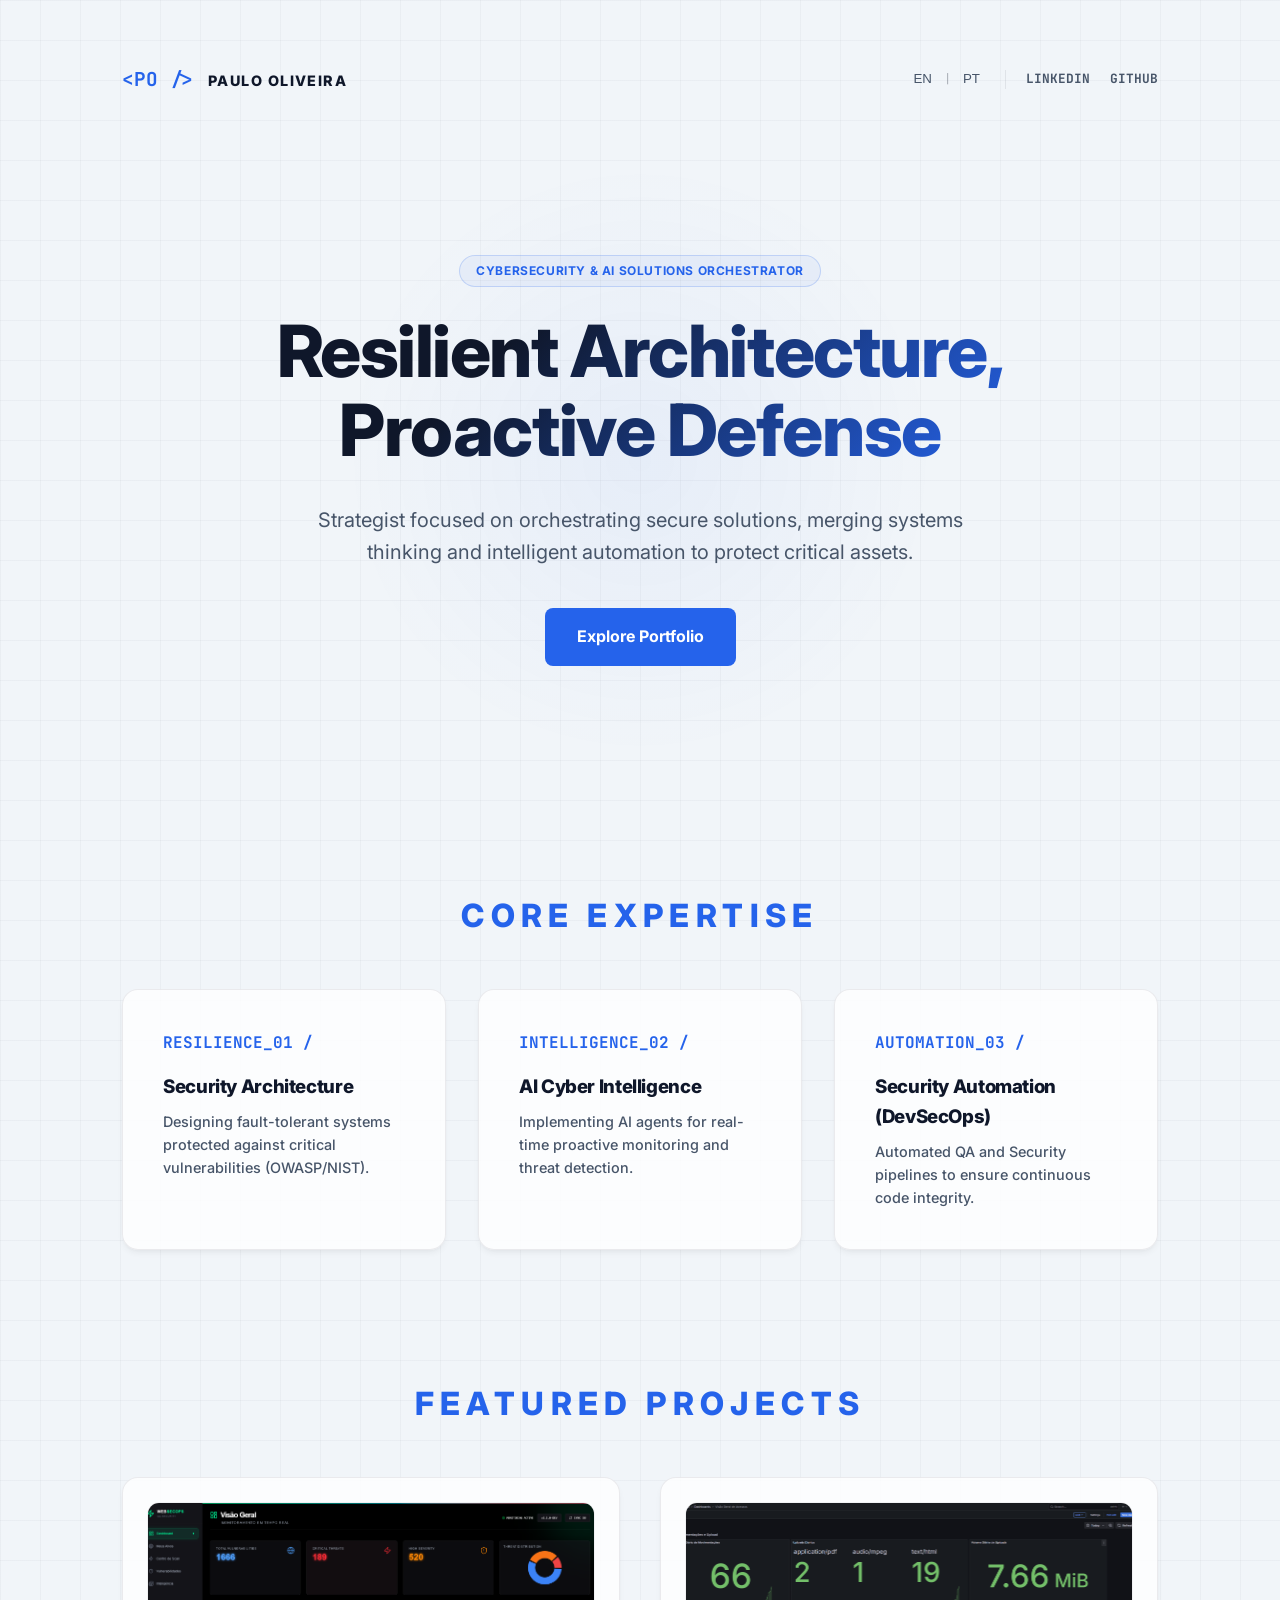
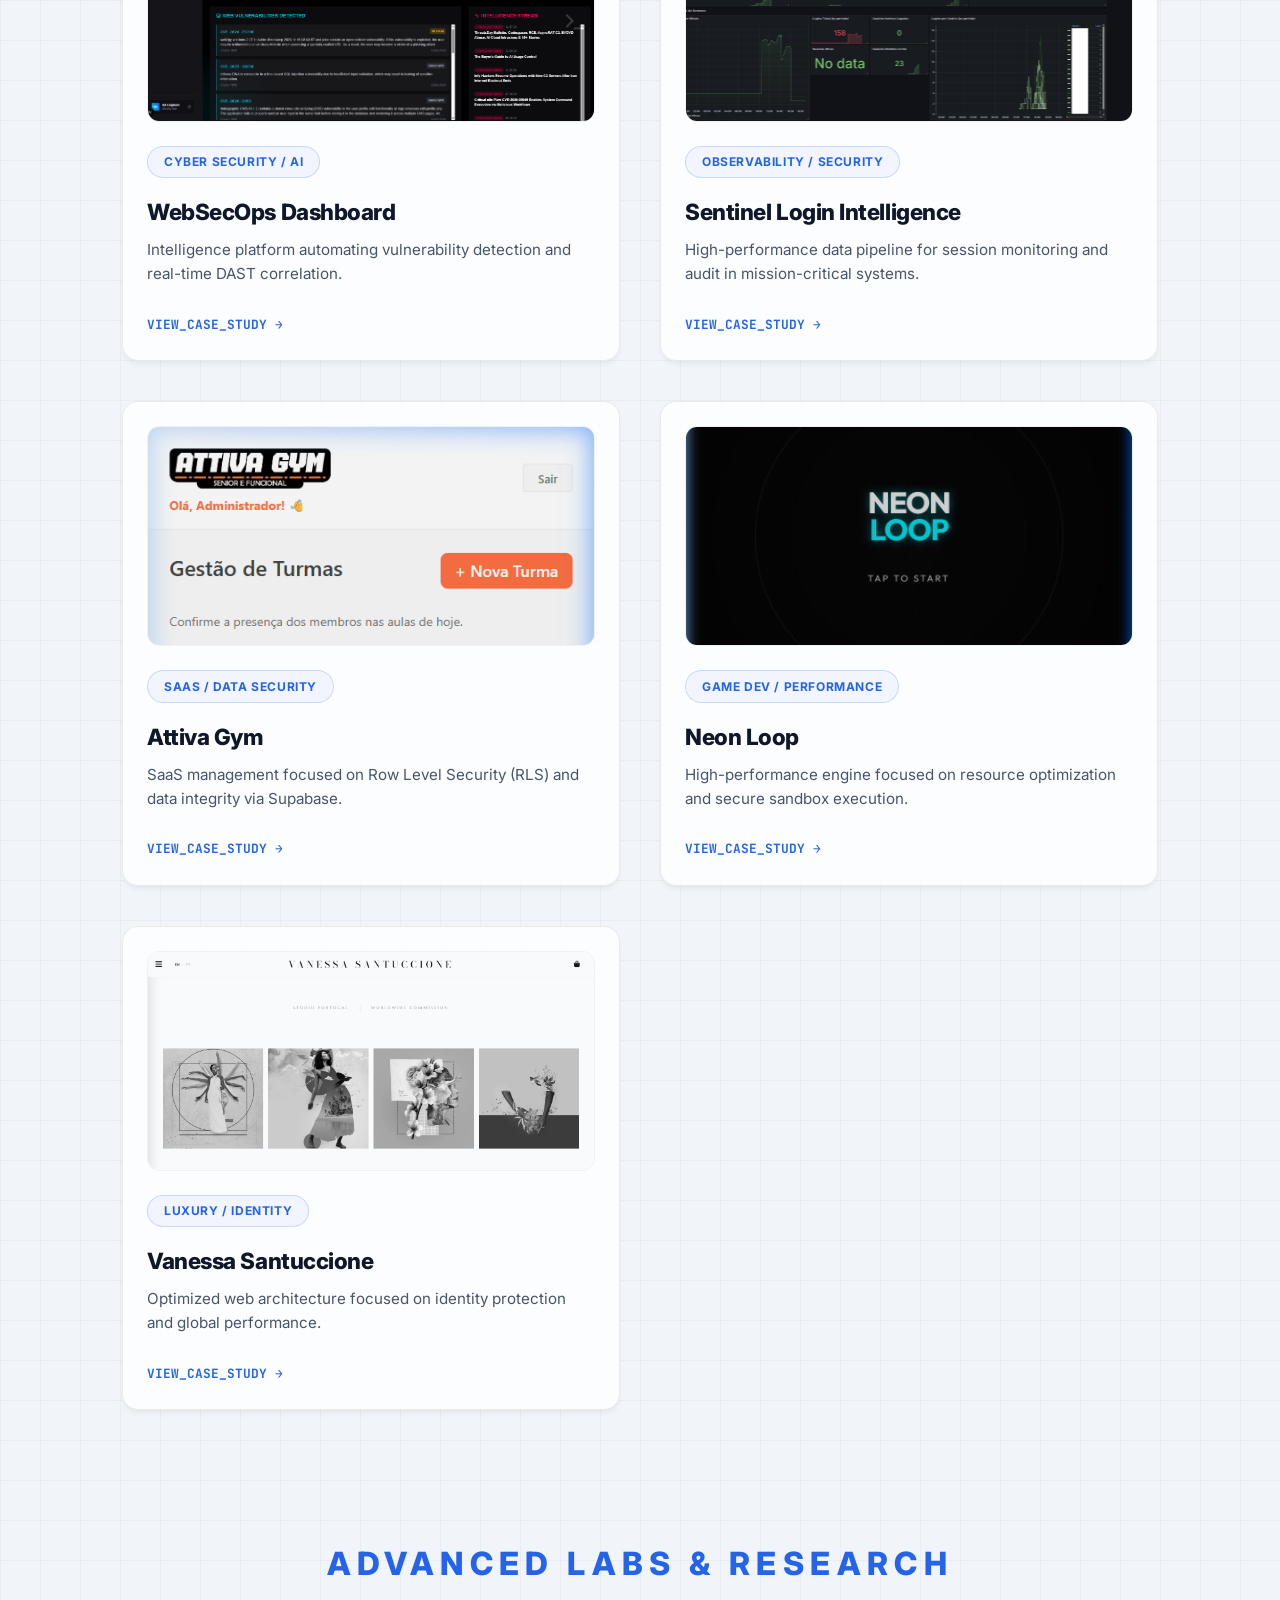
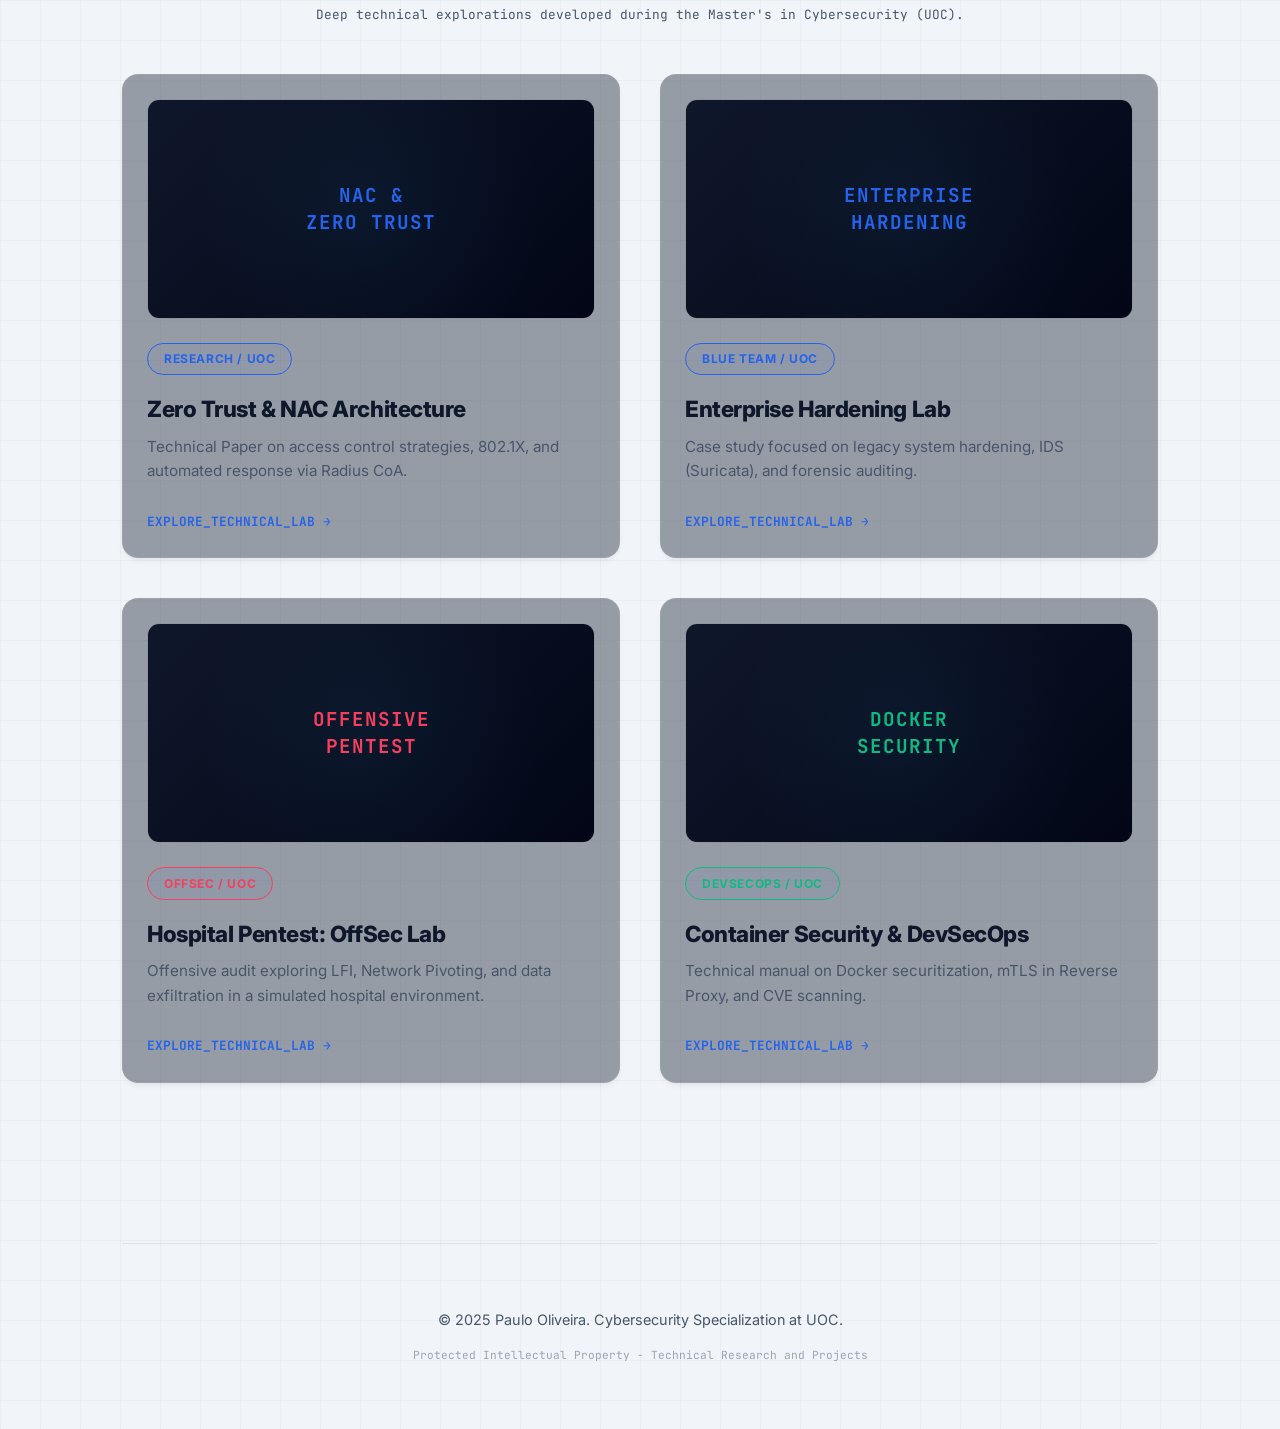
<file: index.html>
<!DOCTYPE html>
<html lang="pt-BR">
<head>
    <meta charset="UTF-8">
    <meta name="viewport" content="width=device-width, initial-scale=1.0">
    <title>Paulo Oliveira | Cybersecurity & AI Solutions Orchestrator</title>
    <meta name="description" content="Portfolio de Engenharia de Segurança, Arquitetura de Soluções e Pesquisa em Cibersegurança. Especialização na UOC.">
    
    <link rel="preconnect" href="https://fonts.googleapis.com">
    <link rel="preconnect" href="https://fonts.gstatic.com" crossorigin>
    <link href="https://fonts.googleapis.com/css2?family=Inter:wght@300;400;600;800&family=JetBrains+Mono:wght@400;700&display=swap" rel="stylesheet">
    <link rel="stylesheet" href="assets/css/style.css">
    <script src="assets/js/i18n.js" defer></script>
    
    <style>
        /* Specific tweaks for index */
        header { padding: 4rem 0; display: flex; justify-content: space-between; align-items: center; }
        .hero { padding: 6rem 0; text-align: center; }
        .hero h1 { font-size: 4.5rem; font-weight: 800; line-height: 1.1; margin-bottom: 1.5rem; }
        .hero p { font-size: 1.25rem; color: var(--text-secondary); max-width: 700px; margin: 0 auto 2.5rem; }
        .section-title { margin-top: 8rem; margin-bottom: 3rem; text-align: center; }
        .section-title h2 { font-size: 2rem; text-transform: uppercase; letter-spacing: 0.2em; color: var(--accent-blue); }
        .expertise-grid { display: grid; grid-template-columns: repeat(auto-fit, minmax(280px, 1fr)); gap: 2rem; }
        .expertise-card { padding: 2.5rem; text-align: left; }
        footer { margin-top: 10rem; padding: 4rem 0; border-top: 1px solid var(--surface-border); text-align: center; color: var(--text-secondary); font-size: 0.9rem; }
        .cta-button { display: inline-block; padding: 1rem 2rem; background: var(--accent-blue); color: white; text-decoration: none; font-weight: 700; border-radius: 8px; transition: transform 0.2s, box-shadow 0.2s; }
        .cta-button:hover { transform: scale(1.05); box-shadow: 0 0 30px var(--accent-glow); }
        .lang-btn { background: none; border: none; color: var(--text-secondary); cursor: pointer; padding: 0 5px; transition: all 0.2s; }
        .labs-grid { display: grid; grid-template-columns: repeat(auto-fit, minmax(320px, 1fr)); gap: 2.5rem; }
        .lab-card { background: rgba(15, 23, 42, 0.4); border: 1px solid rgba(255, 255, 255, 0.05); transition: all 0.3s ease; }
        .lab-card:hover { border-color: var(--accent-blue); background: rgba(15, 23, 42, 0.6); }
        .lab-thumb { width: 100%; height: 100%; background: linear-gradient(135deg, #0f172a 0%, #020617 100%); display: flex; align-items: center; justify-content: center; padding: 2rem; text-align: center; position: relative; overflow: hidden; }
        .lab-thumb::before { content: ""; position: absolute; inset: 0; background-image: radial-gradient(circle at 50% 50%, rgba(56, 189, 248, 0.05) 0%, transparent 70%); pointer-events: none; }
        .lab-thumb span { font-family: 'JetBrains Mono', monospace; font-weight: 700; font-size: 1.2rem; color: var(--accent-blue); text-transform: uppercase; letter-spacing: 1px; line-height: 1.4; z-index: 1; }
    </style>
</head>
<body>

    <div class="container">
        <header class="animate-fade-in">
            <div class="logo">
                <span class="font-mono" style="font-weight: 700; color: var(--accent-blue); font-size: 1.2rem;">&lt;PO /&gt;</span>
                <span style="margin-left: 10px; font-weight: 800; text-transform: uppercase; letter-spacing: 0.1em; font-size: 0.9rem;">Paulo Oliveira</span>
            </div>
            <nav style="display: flex; align-items: center; gap: 20px;">
                <div class="lang-switcher font-mono" style="font-size: 0.75rem; border-right: 1px solid var(--surface-border); padding-right: 20px;">
                    <button onclick="setLanguage('en')" class="lang-btn" data-lang="en">EN</button>
                    <span style="opacity: 0.3">|</span>
                    <button onclick="setLanguage('pt')" class="lang-btn" data-lang="pt">PT</button>
                </div>
                <a href="https://linkedin.com" target="_blank" class="font-mono" style="color: var(--text-secondary); text-decoration: none; font-weight: 700; font-size: 0.8rem;">LINKEDIN</a>
                <a href="https://github.com/paulojur" target="_blank" class="font-mono" style="color: var(--text-secondary); text-decoration: none; font-weight: 700; font-size: 0.8rem;">GITHUB</a>
            </nav>
        </header>

        <section class="hero animate-fade-in" style="position: relative;">
            <div class="hero-glow"></div>
            <div class="badge" style="margin-bottom: 1.5rem;" data-i18n="hero_badge">Cybersecurity & AI Solutions Orchestrator</div>
            <h1 class="text-gradient" data-i18n="hero_title">Arquitetura Resiliente,<br>Defesa Proativa</h1>
            <p data-i18n="hero_desc">Estrategista focado em orquestração de soluções seguras, unindo pensamento sistêmico e automação inteligente para proteger ativos críticos.</p>
            <a href="#projects" class="cta-button" data-i18n="hero_cta">Explorar Portfólio</a>
        </section>

        <section id="expertise" class="animate-fade-in">
            <div class="section-title">
                <h2 data-i18n="expertise_title">CORE EXPERTISE</h2>
            </div>
            <div class="expertise-grid">
                <div class="glass expertise-card glass-hover">
                    <div class="font-mono" style="color: var(--accent-blue); margin-bottom: 1rem; font-weight: 700;">RESILIENCE_01 /</div>
                    <h3 data-i18n="expertise_01_title">Security Architecture</h3>
                    <p data-i18n="expertise_01_desc" style="color: var(--text-secondary); font-size: 0.9rem; margin-top: 0.5rem; font-weight: 500;">Design de sistemas imunes a falhas e protegidos contra vulnerabilidades críticas (OWASP/NIST).</p>
                </div>
                <div class="glass expertise-card glass-hover">
                    <div class="font-mono" style="color: var(--accent-blue); margin-bottom: 1rem; font-weight: 700;">INTELLIGENCE_02 /</div>
                    <h3 data-i18n="expertise_02_title">IA em Cyber Intelligence</h3>
                    <p data-i18n="expertise_02_desc" style="color: var(--text-secondary); font-size: 0.9rem; margin-top: 0.5rem; font-weight: 500;">Implementação de agentes de IA para monitoramento e detecção proativa de ameaças em tempo real.</p>
                </div>
                <div class="glass expertise-card glass-hover">
                    <div class="font-mono" style="color: var(--accent-blue); margin-bottom: 1rem; font-weight: 700;">AUTOMATION_03 /</div>
                    <h3 data-i18n="expertise_03_title">Security Automation (DevSecOps)</h3>
                    <p data-i18n="expertise_03_desc" style="color: var(--text-secondary); font-size: 0.9rem; margin-top: 0.5rem; font-weight: 500;">Pipelines automatizados de QA e Segurança para garantir integridade contínua do código.</p>
                </div>
            </div>
        </section>

        <section id="projects" class="animate-fade-in">
            <div class="section-title">
                <h2 data-i18n="projects_title">Projetos em Destaque</h2>
            </div>
            <div class="grid-projects">
                <!-- WebSecOps -->
                <a href="case-studies/websecops.html" class="glass project-card glass-hover">
                    <div class="img-container">
                        <img src="assets/img/websecops/real-hero-v2.png" alt="WebSecOps Dashboard">
                    </div>
                    <div class="badge" style="margin-bottom: 1rem;" data-i18n="badge_cyber_ai">Cyber Security / AI</div>
                    <h3 data-i18n="project_websecops_title">WebSecOps Dashboard</h3>
                    <p data-i18n="project_websecops_desc">Plataforma de inteligência que automatiza a detecção de vulnerabilidades e correlação DAST em tempo real.</p>
                    <span class="font-mono" style="color: var(--accent-blue); font-size: 0.8rem; font-weight: 700;" data-i18n="view_case">VER_ESTUDO_DE_CASO →</span>
                </a>

                <!-- Sentinel -->
                <a href="case-studies/sentinel.html" class="glass project-card glass-hover">
                    <div class="img-container">
                        <img src="assets/img/sentinel/real-pipeline.png" alt="Sentinel Login Intelligence">
                    </div>
                    <div class="badge" style="margin-bottom: 1rem;" data-i18n="badge_obs_sec">Observability / Security</div>
                    <h3 data-i18n="project_sentinel_title">Sentinel Login Intelligence</h3>
                    <p data-i18n="project_sentinel_desc">Pipeline de dados de alta performance para monitoramento de sessões e auditoria em sistemas críticos.</p>
                    <span class="font-mono" style="color: var(--accent-blue); font-size: 0.8rem; font-weight: 700;" data-i18n="view_case">VER_ESTUDO_DE_CASO →</span>
                </a>

                <!-- Attiva Gym -->
                <a href="case-studies/attiva-gym.html" class="glass project-card glass-hover">
                    <div class="img-container">
                        <img src="portfolio_assets/admin_dashboard.png" alt="Attiva Gym" class="obj-top">
                    </div>
                    <div class="badge" style="margin-bottom: 1rem;" data-i18n="badge_saas_sec">SaaS / Data Security</div>
                    <h3 data-i18n="project_attiva_title">Attiva Gym</h3>
                    <p data-i18n="project_attiva_desc">Gestão SaaS com foco em Row Level Security (RLS) e integridade de dados via Supabase.</p>
                    <span class="font-mono" style="color: var(--accent-blue); font-size: 0.8rem; font-weight: 700;" data-i18n="view_case">VER_ESTUDO_DE_CASO →</span>
                </a>

                <!-- Neon Loop -->
                <a href="case-studies/viralizante.html" class="glass project-card glass-hover">
                    <div class="img-container">
                        <img src="case-studies/viralizante-real-hero.png" alt="Neon Loop Game">
                    </div>
                    <div class="badge" style="margin-bottom: 1rem;" data-i18n="badge_game_perf">Game Dev / Performance</div>
                    <h3 data-i18n="project_neon_title">Neon Loop</h3>
                    <p data-i18n="project_neon_desc">Motor de alto desempenho focado em otimização de recursos e execução segura em sandbox.</p>
                    <span class="font-mono" style="color: var(--accent-blue); font-size: 0.8rem; font-weight: 700;" data-i18n="view_case">VER_ESTUDO_DE_CASO →</span>
                </a>

                <!-- Vanessa Santuccione -->
                <a href="case-studies/vanessa-santuccione.html" class="glass project-card glass-hover">
                    <div class="img-container">
                        <img src="screenshots/index.png" alt="Vanessa Santuccione" class="obj-top">
                    </div>
                    <div class="badge" style="margin-bottom: 1rem;" data-i18n="badge_luxury_id">Luxury / Identity</div>
                    <h3 data-i18n="project_vanessa_title">Vanessa Santuccione</h3>
                    <p data-i18n="project_vanessa_desc">Arquitetura web otimizada com foco em proteção de identidade e performance global.</p>
                    <span class="font-mono" style="color: var(--accent-blue); font-size: 0.8rem; font-weight: 700;" data-i18n="view_case">VER_ESTUDO_DE_CASO →</span>
                </a>
            </div>
        </section>

        <!-- ADVANCED LABS SECTION -->
        <section id="labs" class="animate-fade-in">
            <div class="section-title">
                <h2 data-i18n="labs_title">Advanced Labs & Research</h2>
                <p class="font-mono" style="color: var(--text-secondary); font-size: 0.8rem; margin-top: 1rem;" data-i18n="labs_desc">Explorações técnicas profundas desenvolvidas durante o Mestrado em Cibersegurança (UOC).</p>
            </div>
            <div class="labs-grid">
                <!-- NAC Lab -->
                <a href="case-studies/nac-zero-trust.html" class="glass project-card lab-card glass-hover">
                    <div class="img-container">
                        <div class="lab-thumb"><span>NAC & <br>ZERO TRUST</span></div>
                    </div>
                    <div class="badge" style="margin-bottom: 1rem; border-color: var(--accent-blue); color: var(--accent-blue);">Research / UOC</div>
                    <h3 data-i18n="lab_nac_title">Zero Trust & NAC Architecture</h3>
                    <p data-i18n="lab_nac_desc">Technical Paper sobre estratégias de controle de acesso, 802.1X e resposta automatizada via Radius CoA.</p>
                    <span class="font-mono" style="color: var(--accent-blue); font-size: 0.8rem; font-weight: 700;" data-i18n="view_lab">EXPLORAR_LAB_TÉCNICO →</span>
                </a>

                <!-- Hardening Lab -->
                <a href="case-studies/hospital-defense.html" class="glass project-card lab-card glass-hover">
                    <div class="img-container">
                        <div class="lab-thumb"><span>ENTERPRISE<br>HARDENING</span></div>
                    </div>
                    <div class="badge" style="margin-bottom: 1rem; border-color: var(--accent-blue); color: var(--accent-blue);">Blue Team / UOC</div>
                    <h3 data-i18n="lab_hardening_title">Enterprise Hardening Lab</h3>
                    <p data-i18n="lab_hardening_desc">Estudo de caso focado em Hardening de sistemas legados, IDS (Suricata) e auditoria forense.</p>
                    <span class="font-mono" style="color: var(--accent-blue); font-size: 0.8rem; font-weight: 700;" data-i18n="view_lab">EXPLORAR_LAB_TÉCNICO →</span>
                </a>

                <!-- Pentest Lab -->
                <a href="case-studies/hospital-pentest.html" class="glass project-card lab-card glass-hover">
                    <div class="img-container">
                        <div class="lab-thumb"><span style="color: #f43f5e;">OFFENSIVE<br>PENTEST</span></div>
                    </div>
                    <div class="badge" style="margin-bottom: 1rem; border-color: #f43f5e; color: #f43f5e;">OffSec / UOC</div>
                    <h3 data-i18n="lab_pentest_title">Hospital Pentest: OffSec Lab</h3>
                    <p data-i18n="lab_pentest_desc">Auditoria ofensiva explorando LFI, Pivoting de rede e exfiltração de dados em ambiente hospitalar simulado.</p>
                    <span class="font-mono" style="color: var(--accent-blue); font-size: 0.8rem; font-weight: 700;" data-i18n="view_lab">EXPLORAR_LAB_TÉCNICO →</span>
                </a>

                <!-- Container Security Lab -->
                <a href="case-studies/container-security.html" class="glass project-card lab-card glass-hover">
                    <div class="img-container">
                        <div class="lab-thumb"><span style="color: #10b981;">DOCKER<br>SECURITY</span></div>
                    </div>
                    <div class="badge" style="margin-bottom: 1rem; border-color: #10b981; color: #10b981;">DevSecOps / UOC</div>
                    <h3 data-i18n="lab_container_title">Container Security & DevSecOps</h3>
                    <p data-i18n="lab_container_desc">Manual técnico sobre securitização de Docker, mTLS em Proxy Reverso e escaneamento de CVEs.</p>
                    <span class="font-mono" style="color: var(--accent-blue); font-size: 0.8rem; font-weight: 700;" data-i18n="view_lab">EXPLORAR_LAB_TÉCNICO →</span>
                </a>
            </div>
        </section>

        <footer>
            <p data-i18n="footer_text">© 2025 Paulo Oliveira. Especialização em Cibersegurança na UOC.</p>
            <p class="font-mono" style="font-size: 0.7rem; margin-top: 1rem; opacity: 0.5;" data-i18n="footer_disclaimer">Propriedade Intelectual Protegida - Projetos e Pesquisas para Demonstração</p>
        </footer>
    </div>

</body>
</html>
</file>
<file: assets/css/style.css>
:root {
    --bg-color: #f1f5f9;
    --surface-color: rgba(255, 255, 255, 0.8);
    --surface-border: rgba(15, 23, 42, 0.08);
    --text-primary: #0f172a;
    --text-secondary: #475569;
    --accent-blue: #2563eb;
    --accent-glow: rgba(37, 99, 235, 0.2);
    --font-sans: 'Inter', system-ui, -apple-system, sans-serif;
    --font-mono: 'JetBrains Mono', monospace;
}

* {
    margin: 0;
    padding: 0;
    box-sizing: border-box;
}

body {
    background-color: var(--bg-color);
    color: var(--text-primary);
    font-family: var(--font-sans);
    line-height: 1.6;
    overflow-x: hidden;
    background-image: 
        linear-gradient(rgba(15, 23, 42, 0.03) 1px, transparent 1px),
        linear-gradient(90deg, rgba(15, 23, 42, 0.03) 1px, transparent 1px);
    background-size: 40px 40px;
}

/* Typography */
h1, h2, h3, h4 {
    letter-spacing: -0.02em;
    font-weight: 800;
}

.font-mono { font-family: var(--font-mono); }

/* Glassmorphism */
.glass {
    background: var(--surface-color);
    backdrop-filter: blur(12px);
    -webkit-backdrop-filter: blur(12px);
    border: 1px solid var(--surface-border);
    border-radius: 16px;
    box-shadow: 0 4px 6px -1px rgba(0, 0, 0, 0.05), 0 2px 4px -1px rgba(0, 0, 0, 0.03);
}

.glass-hover:hover {
    border-color: var(--accent-blue);
    box-shadow: 0 10px 30px var(--accent-glow);
    transform: translateY(-4px);
    transition: all 0.4s cubic-bezier(0.175, 0.885, 0.32, 1.275);
}

/* Animations */
@keyframes fadeInUp {
    from {
        opacity: 0;
        transform: translateY(20px);
    }
    to {
        opacity: 1;
        transform: translateY(0);
    }
}

.animate-fade-in {
    animation: fadeInUp 0.8s ease-out forwards;
}

/* Utils */
.container {
    max-width: 1100px;
    margin: 0 auto;
    padding: 0 2rem;
}

.text-gradient {
    background: linear-gradient(135deg, var(--text-primary) 30%, var(--accent-blue) 100%);
    -webkit-background-clip: text;
    -webkit-text-fill-color: transparent;
    padding-bottom: 0.15em; /* Espaço para letras como g, y, p */
    margin-bottom: -0.15em; /* Compensa o padding para manter o alinhamento */
    display: inline-block;
}

.badge {
    display: inline-block;
    padding: 0.35rem 1rem;
    background: rgba(37, 99, 235, 0.05);
    border: 1px solid rgba(37, 99, 235, 0.2);
    color: var(--accent-blue);
    border-radius: 9999px;
    font-size: 0.75rem;
    font-weight: 700;
    text-transform: uppercase;
    letter-spacing: 0.05em;
}

/* Grid Layouts */
.grid-projects {
    display: grid;
    grid-template-columns: repeat(auto-fit, minmax(320px, 1fr));
    gap: 2.5rem;
    margin-top: 3rem;
}

/* Project Cards */
.project-card {
    position: relative;
    padding: 1.5rem;
    text-decoration: none;
    color: inherit;
    display: block;
    overflow: hidden;
}

.project-card .img-container {
    width: 100%;
    height: 220px;
    border-radius: 12px;
    margin-bottom: 1.5rem;
    overflow: hidden;
    border: 1px solid rgba(15, 23, 42, 0.05);
}

.project-card img {
    width: 100%;
    height: 100%;
    object-fit: cover;
    object-position: center; /* Padrão centralizado */
    transition: transform 0.5s ease;
}

.project-card img.obj-top {
    object-position: top; /* Força o topo para apps/sites */
}

.project-card:hover img {
    transform: scale(1.1);
}

.project-card h3 {
    font-size: 1.4rem;
    margin-bottom: 0.5rem;
    color: var(--text-primary);
}

.project-card p {
    color: var(--text-secondary);
    font-size: 0.95rem;
    margin-bottom: 1.5rem;
}

/* Hero Tweaks */
.hero-glow {
    position: absolute;
    top: 50%;
    left: 50%;
    transform: translate(-50%, -50%);
    width: 600px;
    height: 600px;
    background: radial-gradient(circle, rgba(37, 99, 235, 0.05) 0%, transparent 70%);
    z-index: -1;
    pointer-events: none;
}

/* Responsive */
@media (max-width: 768px) {
    .container { padding: 0 1.5rem; }
    h1 { font-size: 3rem; }
}
</file>
